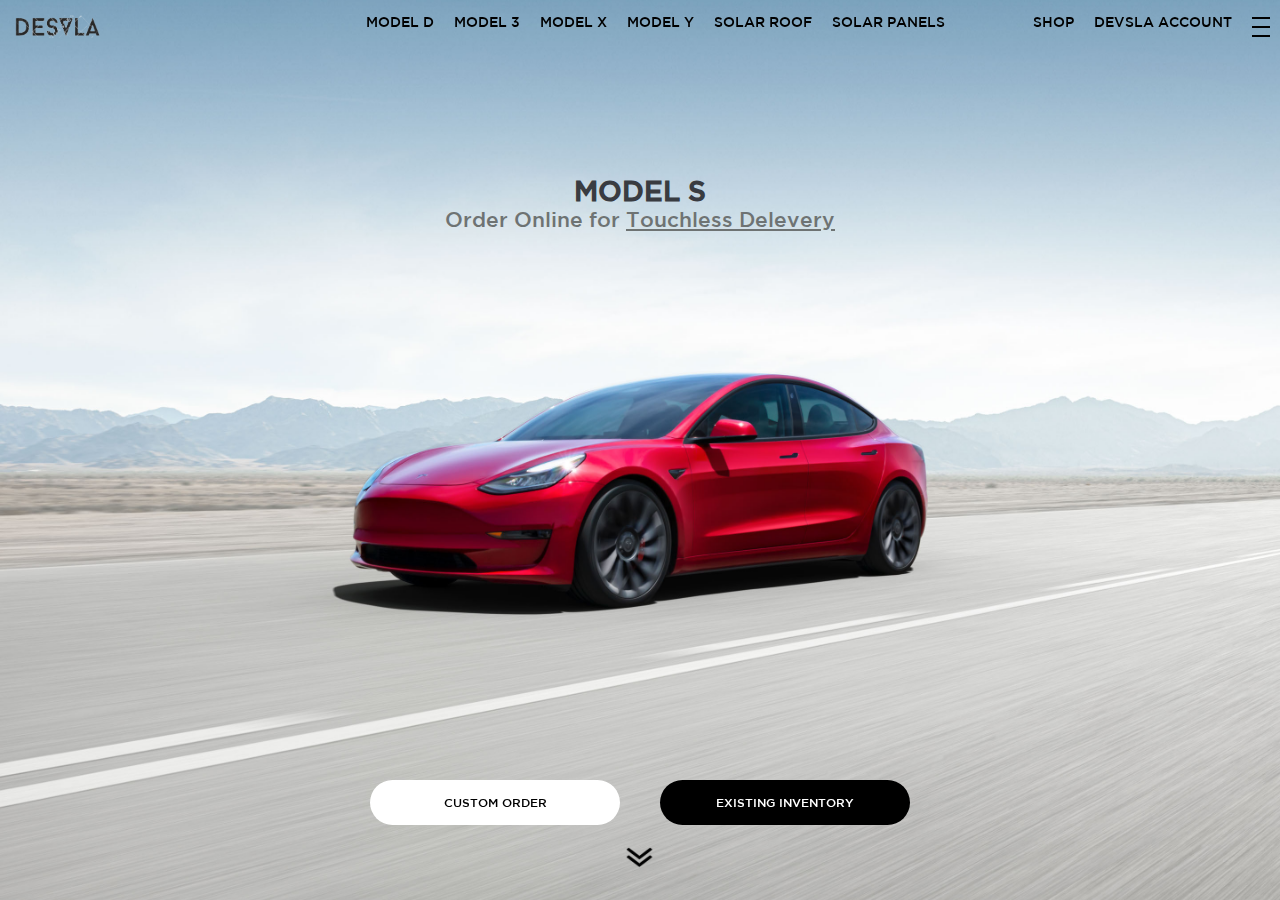
<file: Projeto Devsla/index.html>
<!DOCTYPE html>
<html lang="pt-br">
<head>
    <meta charset="UTF-8">
    <meta http-equiv="X-UA-Compatible" content="IE=edge">
    <meta name="viewport" content="width=device-width, initial-scale=1.0">
    <link rel="shortcut icon" href="imagens/carro.jpg" type="image/x-icon">
    <link rel="stylesheet" href="asset/css/style.css">
    <title>Devsla</title>
</head>
<body>
     
    <header>
        <div class="leftside">
            <a href="http://"><img src="asset/imagens/logo sem fundo.png" alt="Devsla" class="logo"></a>
        </div>
        <div class="middle">
            <ul>
                <li><a href="http://">MODEL D</a></li>
                <li><a href="http://">MODEL 3</a></li>
                <li><a href="http://">MODEL X</a></li>
                <li><a href="http://">MODEL Y</a></li>
                <li><a href="http://">SOLAR ROOF</a></li>
                <li><a href="http://">SOLAR PANELS</a></li>
            </ul>
        </div>
        <div class="rightside">
           <ul>
               <li><a href="http://">Shop</a></li>
               <li><a href="http://">Devsla Account</a></li>
               <li class="menu">
                   <div></div>
                   <div></div>
                   <div></div>
               </li>
           </ul>
        </div>
    </header>

    <main>
       <div class="info">
           <h1>MODEL S</h1>
           <h2>Order Online for <a href="">Touchless Delevery</a></h2>
       </div>

    </main>

    <footer >
       <div class="button">
          <a href="" class="btn-dark">Custom Order</a>
          <a href="" class="btn-light">Existing Inventory</a>
       </div>
       <div class="down_arrow">
          <img src="asset/imagens/arrow.png" alt="ceta para baixo " class="down">
       </div>
    </footer>
</body>
</html>
</file>
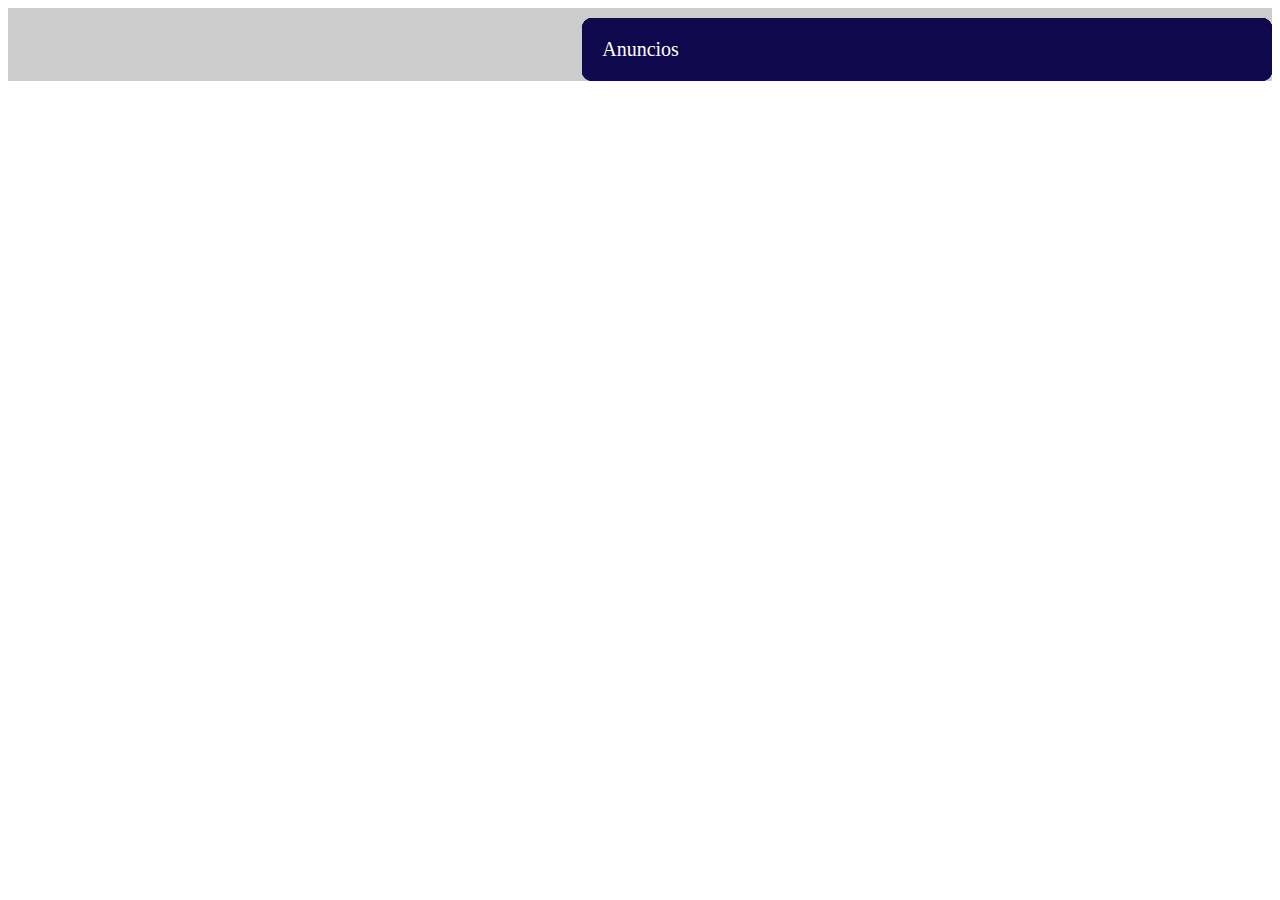
<file: css grid/template grid/index.html>
<!DOCTYPE html>
<html lang="en">
<head>
    <meta charset="UTF-8">
    <meta http-equiv="X-UA-Compatible" content="IE=edge">
    <meta name="viewport" content="width=device-width, initial-scale=1.0">
    <link rel="stylesheet" href="style.css">
    <title>Template grid</title>
</head>
<body>
    <div class="container">
        <header class="item">Cabeçalho</header>
        <nav class="item">Menu</nav>
        <section class="item">Conteúdos</section>
        <footer class="item">Rodapé</footer>
        <div class="item ad">Anuncios</div>
    </div> 
    
</body>
</html>
</file>
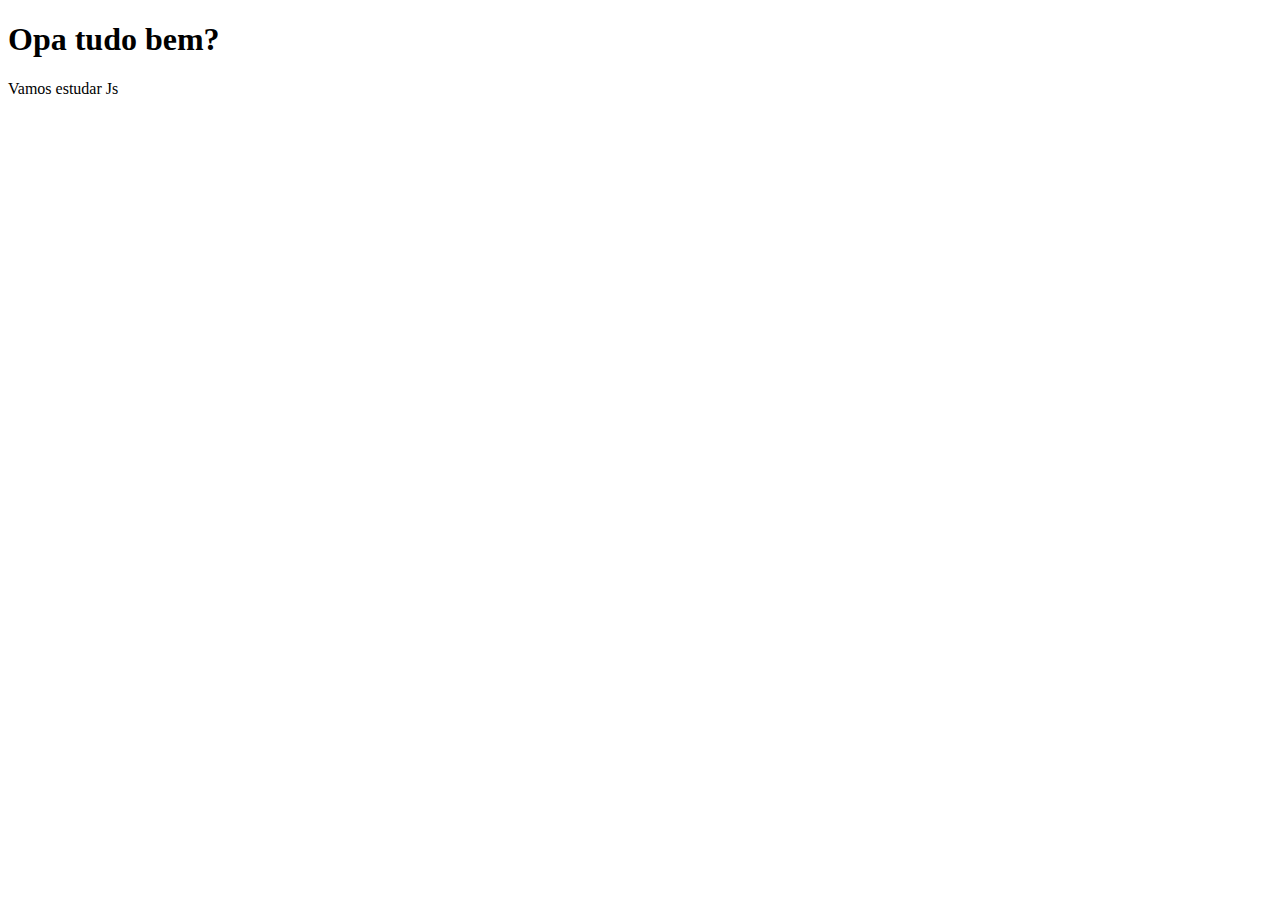
<file: módulo 1 intro/#como usar console e monstrar output/index.html>
<!DOCTYPE html>
<html lang="pt-br">
<head>
    <meta charset="UTF-8">
    <meta http-equiv="X-UA-Compatible" content="IE=edge">
    <meta name="viewport" content="width=device-width, initial-scale=1.0">
    <title>Document</title>
</head>
<body>
     <h1 id="Titulo">Seja bem vindo</h1>
     
     <script src="arquivo1.js"></script>
</body>
</html>
</file>
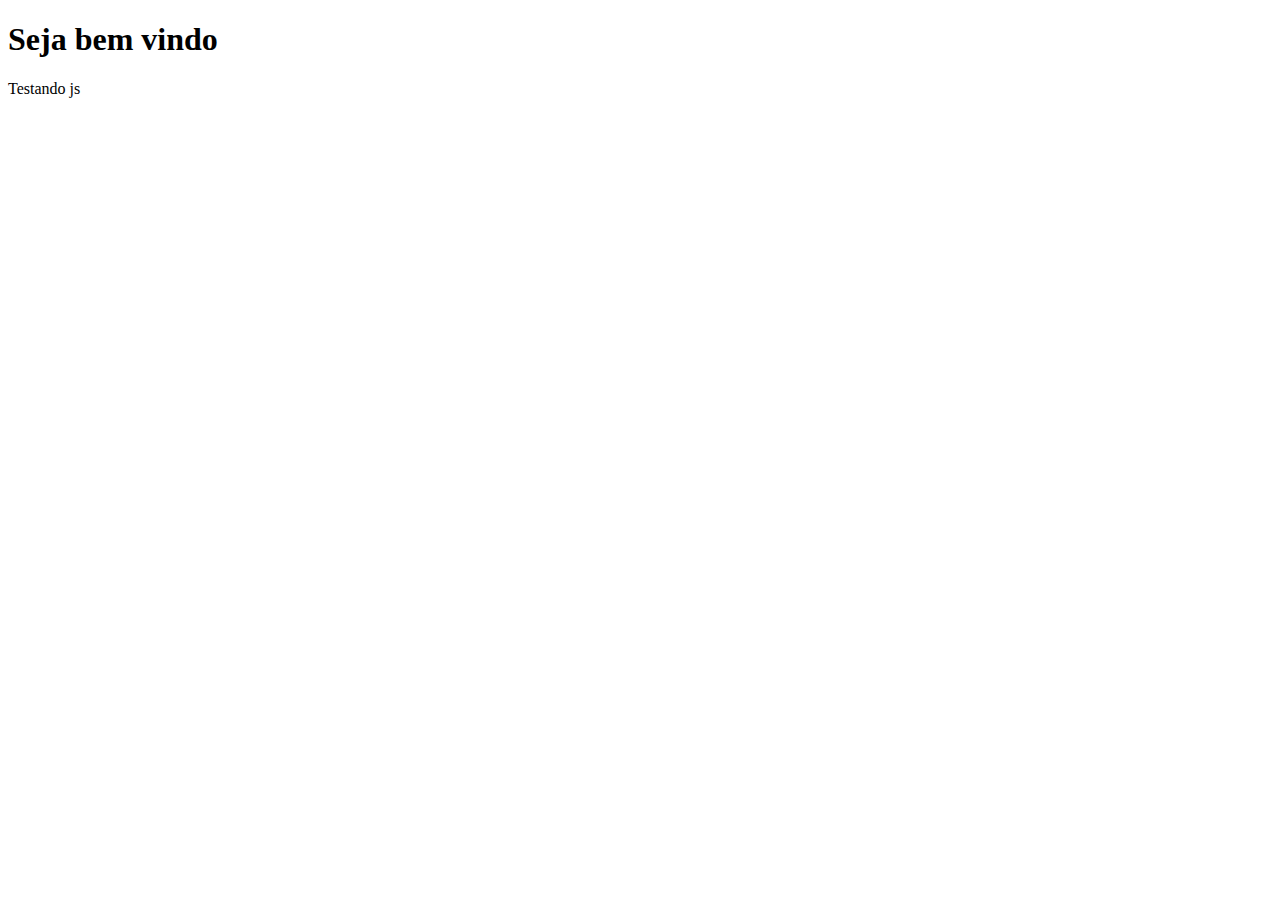
<file: módulo 1 intro/onde colocar código/index.html>
<!DOCTYPE html>
<html lang="en">
<head>
    <meta charset="UTF-8">
    <meta http-equiv="X-UA-Compatible" content="IE=edge">
    <meta name="viewport" content="width=device-width, initial-scale=1.0">
    <title>Document</title>
</head>
<body>
     <h1>Seja bem vindo</h1>
     <!-- <script>
         document.write('Testando js')
     </script>  -->
     <script src="arquivo1.js"></script>
</body>
</html>
</file>
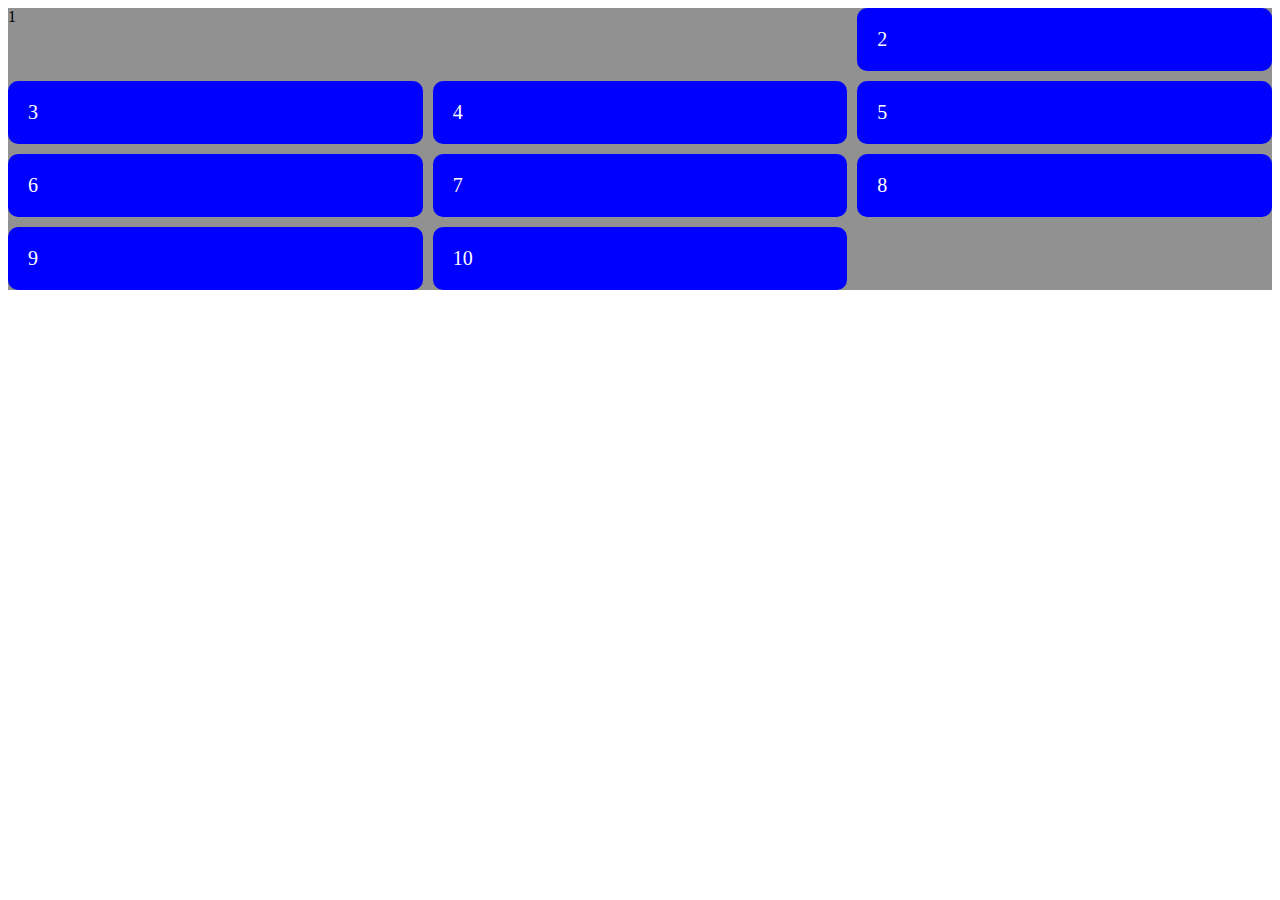
<file: css grid/Grid area/cont_it.html>
<!DOCTYPE html>
<html lang="en">
<head>
    <meta charset="UTF-8">
    <meta http-equiv="X-UA-Compatible" content="IE=edge">
    <meta name="viewport" content="width=device-width, initial-scale=1.0">
    <title>Document</title>
    <link rel="stylesheet" href="style.css">
</head>
<body>
    
     <div class="container">
        <div class="item1">1</div>
        <div class="item">2</div>
        <div class="item">3</div>
        <div class="item">4</div>
        <div class="item">5</div>
        <div class="item">6</div>
        <div class="item">7</div>
        <div class="item">8</div>
        <div class="item">9</div>
        <div class="item">10</div>
     </div>

</body>
</html>
</file>
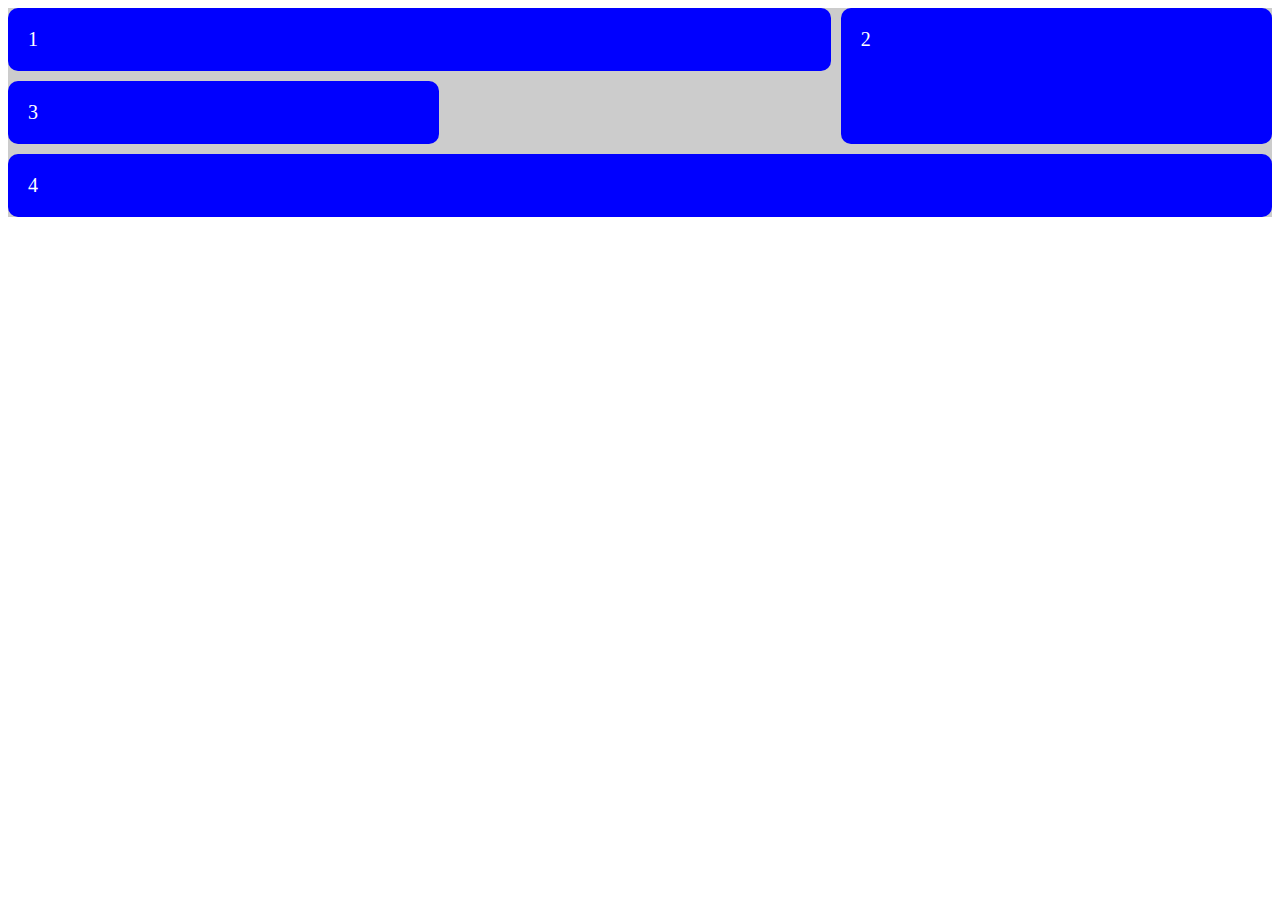
<file: css grid/Grid template/template.html>
<!DOCTYPE html>
<html lang="en">
<head>
    <meta charset="UTF-8">
    <meta http-equiv="X-UA-Compatible" content="IE=edge">
    <meta name="viewport" content="width=device-width, initial-scale=1.0">
    <title>Document</title>
    <link rel="stylesheet" href="style.css">
</head>
<body>
    
     <div class="container">
        <div class="item item1">1</div>
        <div class="item item2">2</div>
        <div class="item item3">3</div>
        <div class="item item4">4</div>
    
     </div>

</body>
</html>
</file>
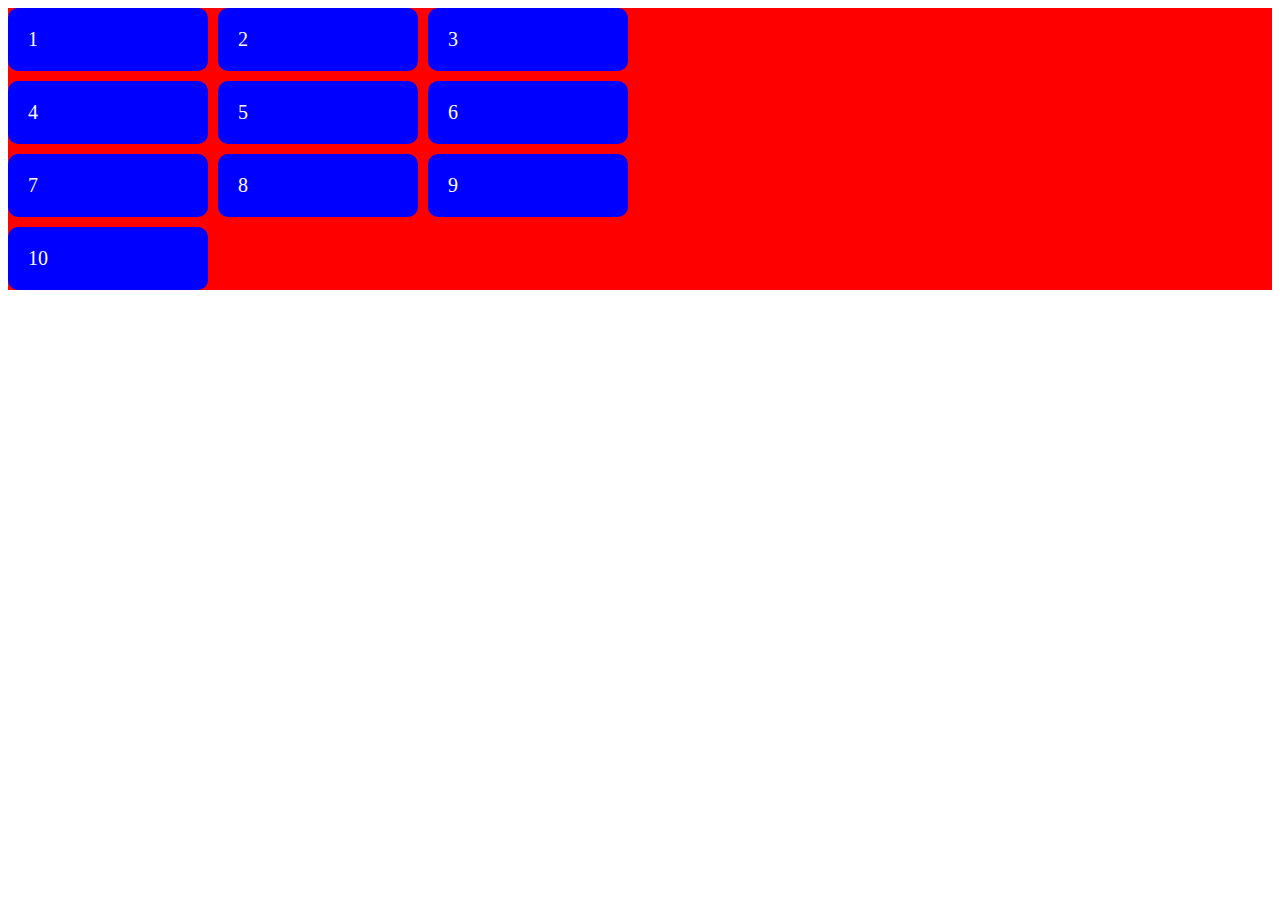
<file: css grid/mesclando item 1/cont_it.html>
<!DOCTYPE html>
<html lang="en">
<head>
    <meta charset="UTF-8">
    <meta http-equiv="X-UA-Compatible" content="IE=edge">
    <meta name="viewport" content="width=device-width, initial-scale=1.0">
    <title>Document</title>
    <link rel="stylesheet" href="style.css">
</head>
<body>
    
     <div class="container">
        <div class="item">1</div>
        <div class="item">2</div>
        <div class="item">3</div>
        <div class="item">4</div>
        <div class="item">5</div>
        <div class="item">6</div>
        <div class="item">7</div>
        <div class="item">8</div>
        <div class="item">9</div>
        <div class="item">10</div>
     </div>

</body>
</html>
</file>
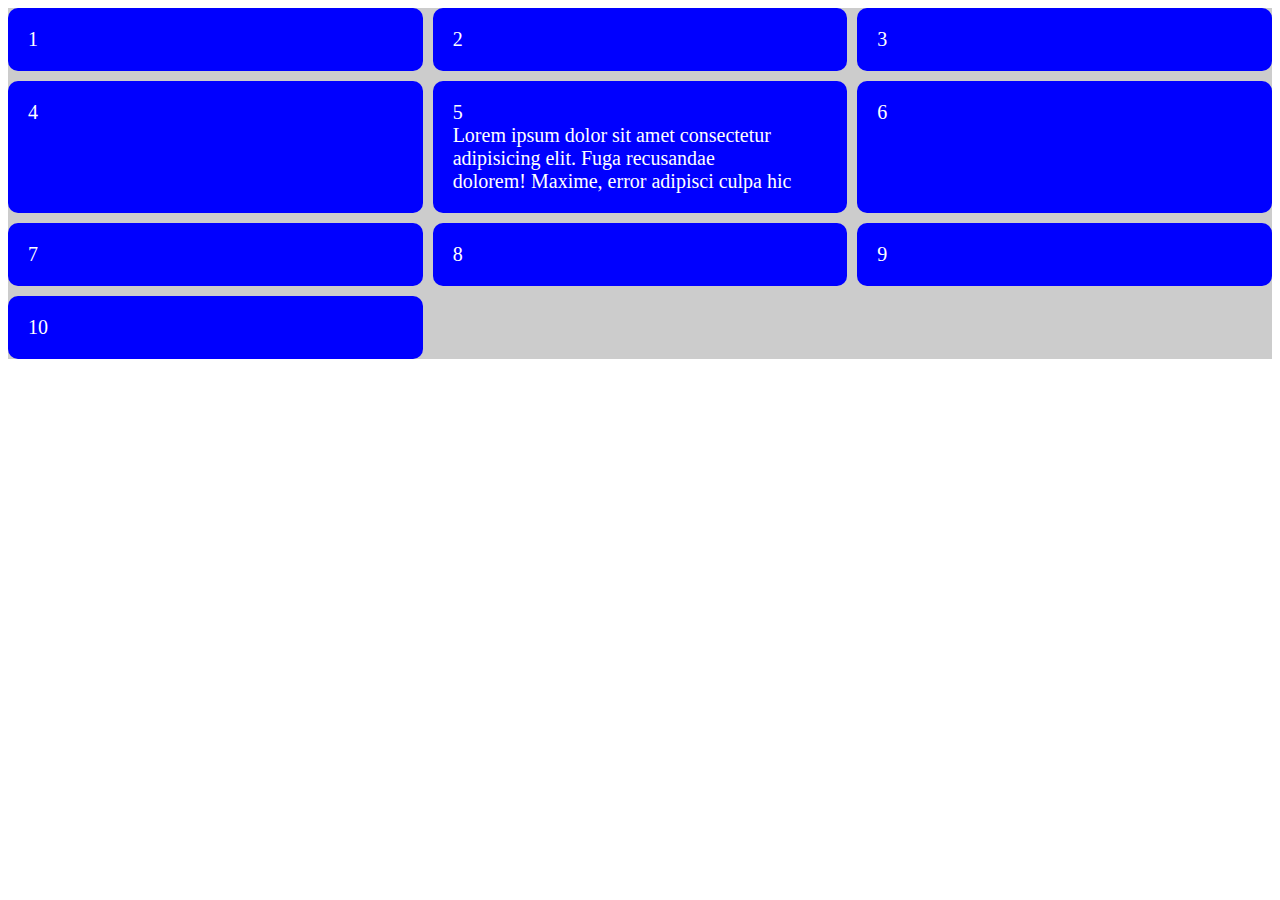
<file: css grid/conatiner copy/item/cont_it.html>
<!DOCTYPE html>
<html lang="en">
<head>
    <meta charset="UTF-8">
    <meta http-equiv="X-UA-Compatible" content="IE=edge">
    <meta name="viewport" content="width=device-width, initial-scale=1.0">
    <title>Document</title>
    <link rel="stylesheet" href="style.css">
</head>
<body>
    
     <div class="container">
        <div class="item">1</div>
        <div class="item">2</div>
        <div class="item">3</div>
        <div class="item">4</div>
        <div class="item">
            5<br>
            Lorem ipsum dolor sit amet consectetur <br> adipisicing elit. Fuga recusandae  <br>  dolorem! Maxime, error adipisci culpa hic 
        </div>
        <div class="item">6</div>
        <div class="item">7</div>
        <div class="item">8</div>
        <div class="item">9</div>
        <div class="item">10</div>
     </div>

</body>
</html>
</file>
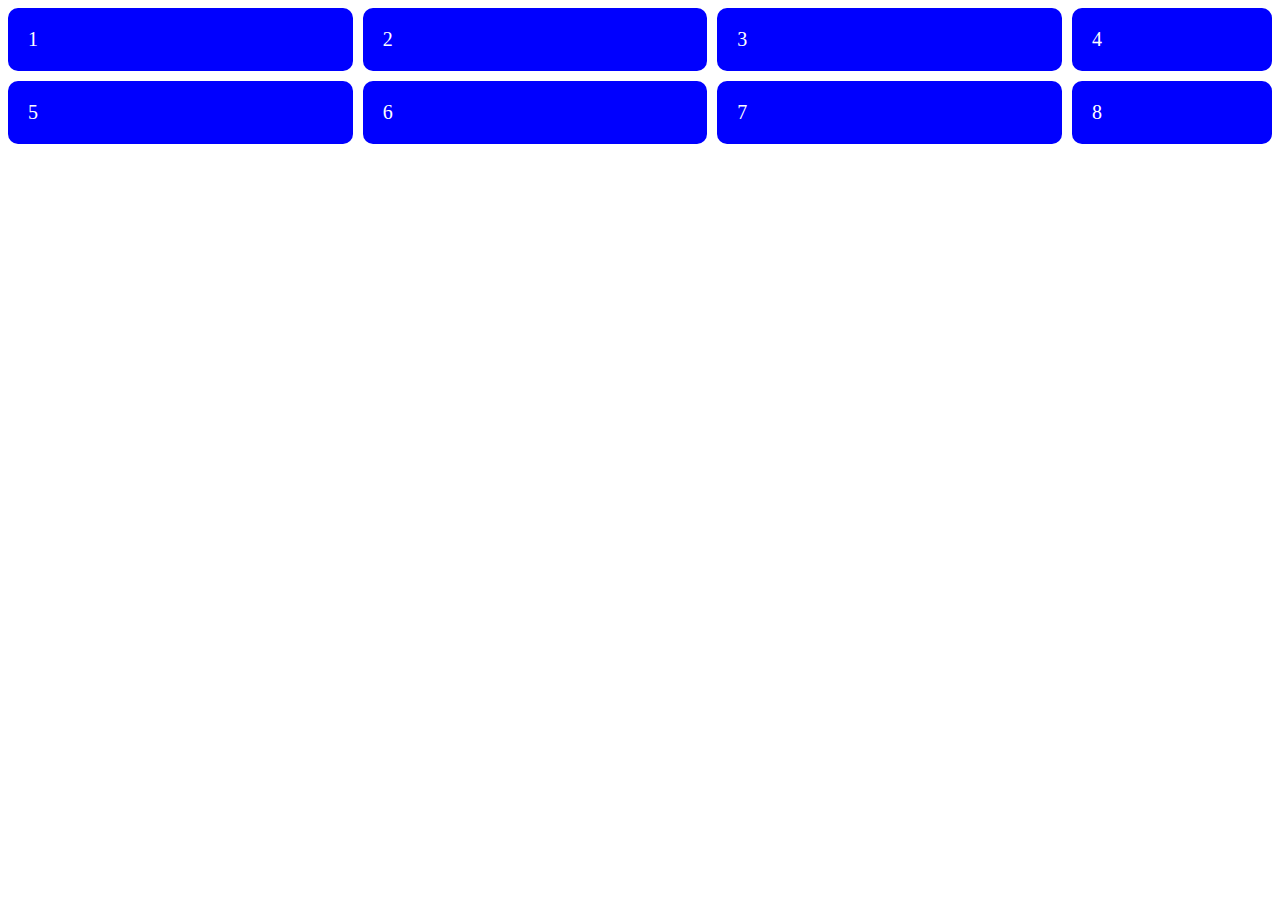
<file: css grid/conatiner/item/cont_it.html>
<!DOCTYPE html>
<html lang="en">
<head>
    <meta charset="UTF-8">
    <meta http-equiv="X-UA-Compatible" content="IE=edge">
    <meta name="viewport" content="width=device-width, initial-scale=1.0">
    <title>Document</title>
    <link rel="stylesheet" href="style.css">
</head>
<body>
    
     <div class="container">
        <div class="item">1</div>
        <div class="item">2</div>
        <div class="item">3</div>
        <div class="item">4</div>
        <div class="item">5</div>
        <div class="item">6</div>
        <div class="item">7</div>
        <div class="item">8</div>
     </div>

</body>
</html>
</file>
<file: Projeto Devsla/asset/css/style.css>
/* VAR*/
:root {
    --header-color:#000 ;
    --h1-color:#393c41;
    --h2-color:#6e7373;
    --btn-dark-bg: rgba(23, 26, 32, 0.5);
    --btn-light-bg: rgba(255, 255, 255, 0.5);
    --btn-dark-color:#ffff;
    --btn-light-color:#000;

}


/*Font*/
@font-face {
    font-family: GothamMedium;
    src: url(../fonts/Gotham\ Medium\ Regular.ttf);
}
@font-face {
    font-family:  GothamBook;
    src: url(../fonts/Gotham\ Book\ Regular.otf);
}

body{
    font-family: 'GothamMedium', Arial, Helvetica, sans-serif;
    font-size: 14px;
    margin: 0;
}

/*HEADER*/
header{
    display: flex;
    justify-content:space-between;
    height: 50px;
    position: fixed;
    left: 0;
    right: 0;
    top: 0;
    bottom: 0;
}
header ul,li{
    list-style: none;
}
header .logo{
    width:30%;
    margin: 15px;
}
header .middle ul{
    display: flex;
}
header .middle li{
    margin: 0 10px;   
}
header .middle a{
    text-decoration:none;
    color: var(--header-color);  
}
header .rightside ul{
    display: flex;
}
header .rightside li{
    margin: 0 10px;   
}
header .rightside a{
    text-decoration:none;
    color: var(--header-color);
    text-transform: uppercase;
}
header .menu {
    width: 18px;
    height: 26px;
    display: flex;
    flex-direction: column;
    justify-content: space-around;
    cursor: pointer;
}
header .menu div{
    height: 2px;
    background-color: var(--header-color);
}

/*MAIN*/
main{
    background-image: url(../imagens/tesla.jpg);
    background-size: cover;
    background-position: center;
    height: 100vh;
}
main .info{
    height: 45vh;
    display: flex;
    justify-content: center;
    align-items: center;
    flex-direction: column;
}
main h1{
    margin: 0;
    font-weight: 40px;
    color: var(--h1-color);

}
main h2{ 
    margin: 0;
    font-weight: normal;
    font-family: 'GothamBook' Arial, Helvetica, sans-serif;
    color: var(--h2-color);
}
main h2 a{
    color: var( --h2-color);
}


/*Footer*/

footer{
    position: fixed;
    left: 0;
    right: 0;
    bottom: 30px;
   
} 
footer .button{
    display: flex;
    justify-content: center;
}
footer .button a{
    display: block;
    width: 220px;
    text-align: center;
    text-decoration: none;
    text-transform: uppercase;
    font-size: 12px;
    padding: 15px;
    border-radius: 30px;
    margin: 0 20px;
}
footer .btn-dark{
    background-color: var(--btn-dark-color);
    color:var(--btn-light-color);    
}
footer .btn-light{
    background-color: var(--btn-light-color);
    color:var(--btn-dark-color);    
}
footer .down_arrow{
    display: flex;
    justify-content: center;
    margin-top: 15px;
    height: 30px;
}
@keyframes ceta {
    0%{
        margin-top: 15px;
    }
    50%{
        margin-top: 0px;
    }
    100%{
        margin-top: 0%;
    }
}
footer .down{
    height: 35px;
    animation-name: ceta;
    animation-duration: 2s;
    animation-iteration-count: infinite;
    
}

/*responsividade*/
@media (max-width: 1000px) {
    header .middle{
        display:none;
    }
    header .rightside li {
        display: none;
    }
    header .rightside li.menu {
        display:block;
        margin-right: 20px;
    }     
}
@media (max-width: 600px) {
    footer .button{
        flex-direction: column;
        align-items: center;
    }
    footer .button a{
        margin: 10px 20px;
        width: calc(100vw - 60px);
    }
     
}
</file>
<file: css grid/template grid/style.css>
.container{
    background-color:#CCC;
    display:grid;
    grid-gap: 10px; ;
    grid-template-areas:
       "header header header"
       "menu menu  content content content content ontent content "
       "footer footer footer footer ad ad" 
    
    ;
}
.item{
    background-color: rgb(15, 8, 77);
    border-radius: 10px ;
    padding: 20px;
    color:#fff;
    font-size:20px;

}

header{
    grid-area: header;
}
nav{
    grid-area: menu;
}
section {
     grid-area: content;
}
footer{
    grid-area: footer;
}
.ad{
    grid-area: ad;
}
</file>
<file: css grid/Grid area/style.css>
.container{
    background-color:rgb(145, 145, 145);
    display: grid;
    grid-template-columns: repeat(3,1fr);
    grid-gap: 10px;
   
   
} 

.item{
    background-color: #0000ff;
    border-radius: 10px;
    padding: 20px;
    color: #fff;
    font-size: 20px;
}
.item1{
    grid-column-start: 1;
    grid-column-end: 3; 
}
</file>
<file: css grid/Grid template/style.css>
.container {

    background-color: #ccc;
    display: grid;
    grid-gap:10px;
    grid-template-areas: 
     "item1 item1 item2"
     "item3 . item2"
     "item4 item4 item4 "
 
    ;
}

.item{
    background-color: #0000ff;
    border-radius: 10px;
    padding: 20px;
    color: #fff;
    font-size: 20px;
}

.item1{
    grid-area:  item1;
} 
.item2{
    grid-area:  item2;
} 
.item3{
    grid-area:  item3;
}
.item4{
    grid-area:  item4;
}
</file>
<file: css grid/mesclando item 1/style.css>
.container{
    background-color:red;
    display: grid;
    grid-template-columns: repeat(3,200px);
    grid-gap: 10px;
    justify-content: stretch;
    align-items: center
   
} 

.item{
    background-color: #0000ff;
    border-radius: 10px;
    padding: 20px;
    color: #fff;
    font-size: 20px;
}
</file>
<file: css grid/conatiner copy/item/style.css>
.container{
   background-color: #CCC;
    display: grid;
    grid-template-columns: repeat(3, 1fr);
    grid-gap: 10px;
} 

.item{
    background-color: #0000ff;
    border-radius: 10px;
    padding: 20px;
    color: #fff;
    font-size: 20px;
}

.item1{
    /*
    1- grid-row-strart
    2  grid-column-start
    5- grid-row-end
    4- grid-colum-enf 
    */
    /*grid-area: 1 / 1 / 4 / 3;*/
    grid-row:  1 / 4;
    grid-column: 1 / 3;   
}
.item6{
    /*grid-area: 4/ 2 / 6 / 4; */
    grid-row: 4/ 6;
    grid-column: 2 / 4;
}
</file>
<file: css grid/conatiner/item/style.css>
.container{
   
    /*display: grid;
    grid-template-columns: 1fr 1fr 2fr 1fr ;
    
    gap: 10px; /*espaçamento entre as colunas*/

    /*USANDO REPEAT*/
    display: grid;
    grid-template-columns: repeat(3, 1fr) 200px;/*auto; autofill*/
    grid-gap: 10px;
} 

.item{
    background-color: #0000ff;
    border-radius: 10px;
    padding: 20px;
    color: #fff;
    font-size: 20px;
}
</file>
